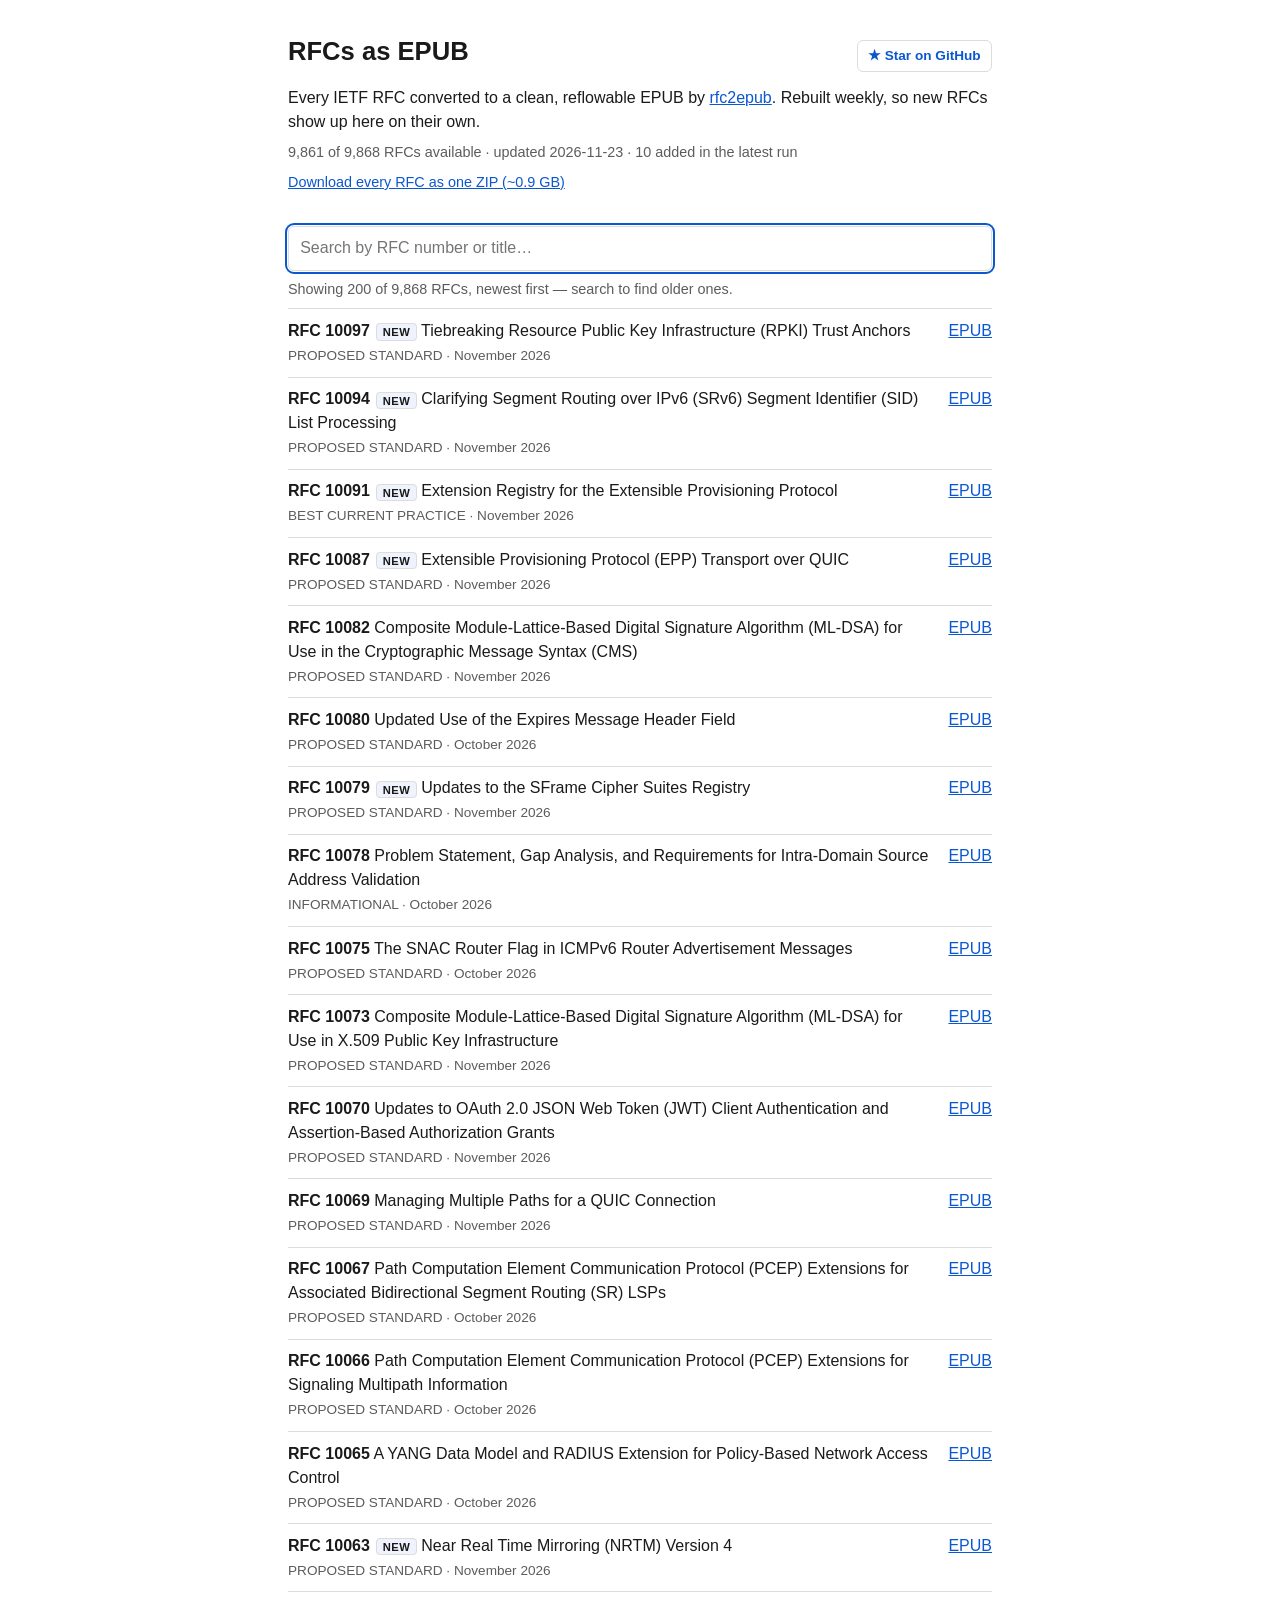
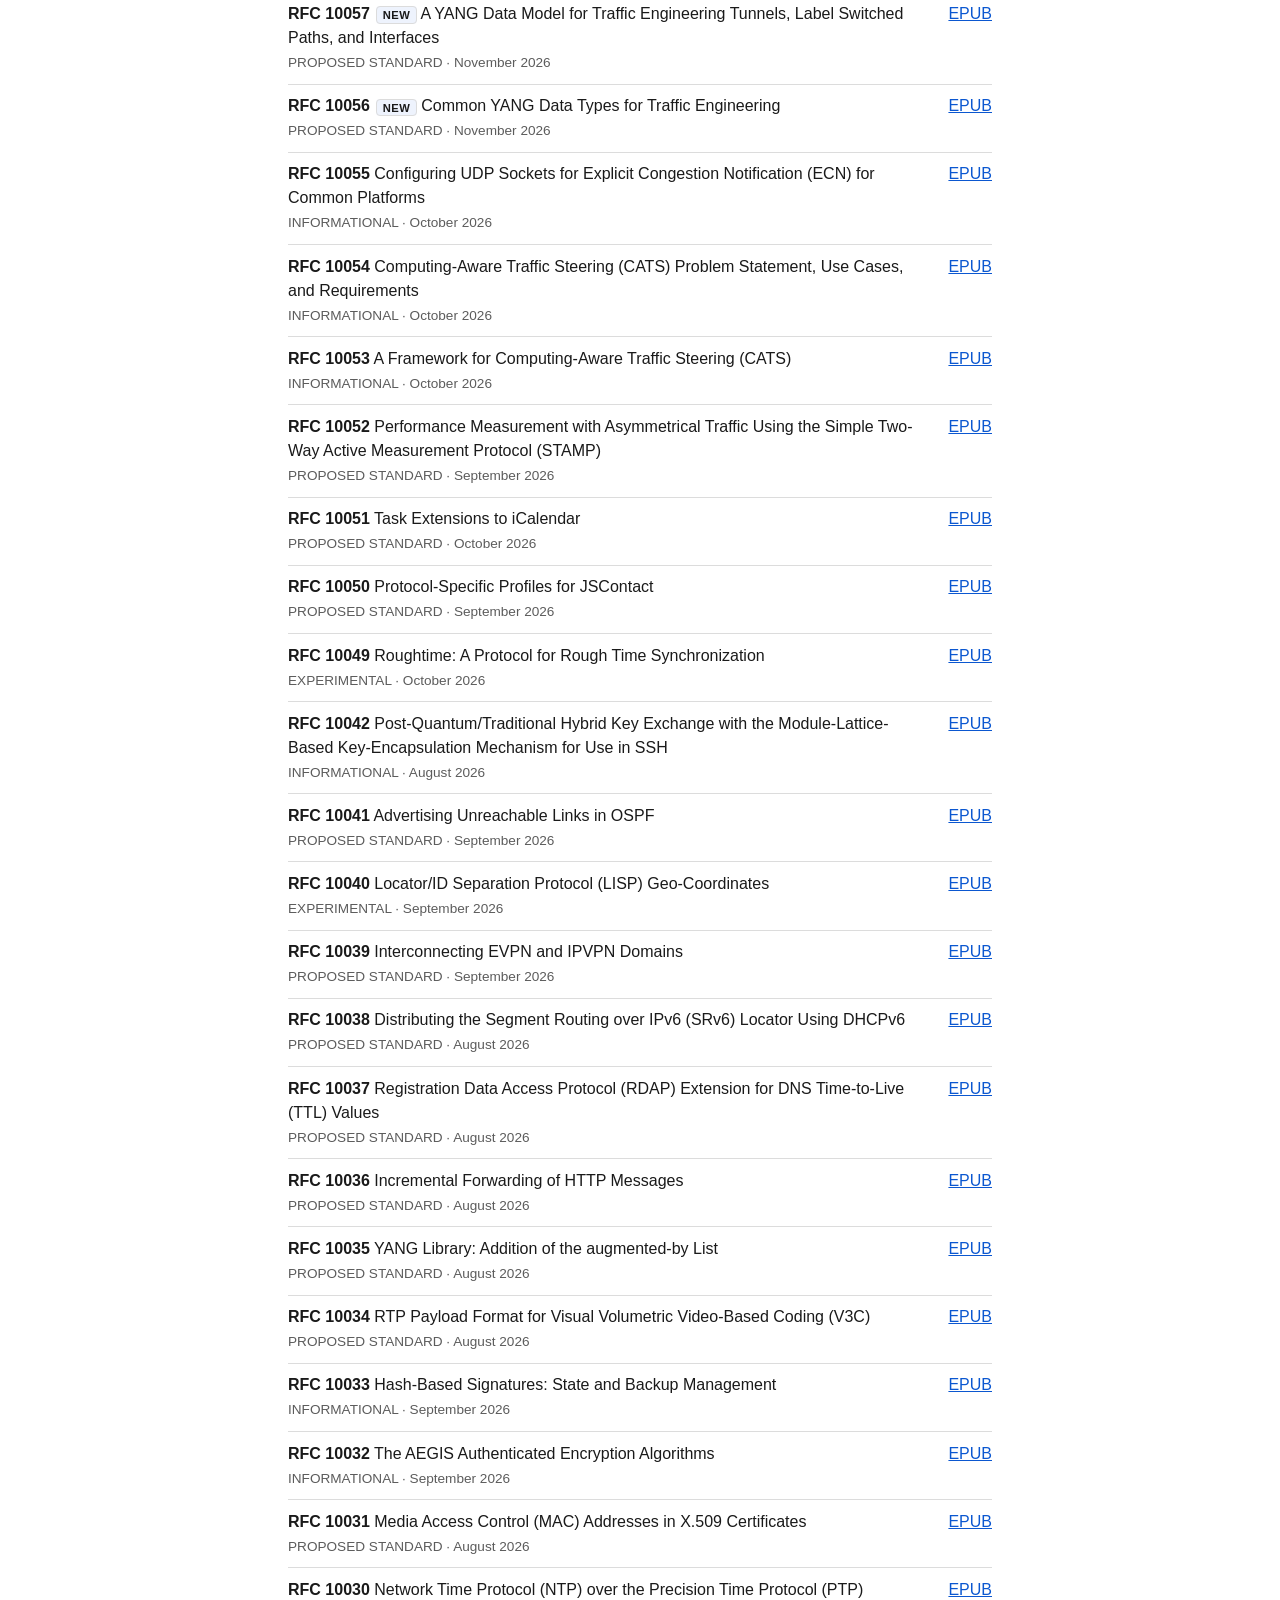
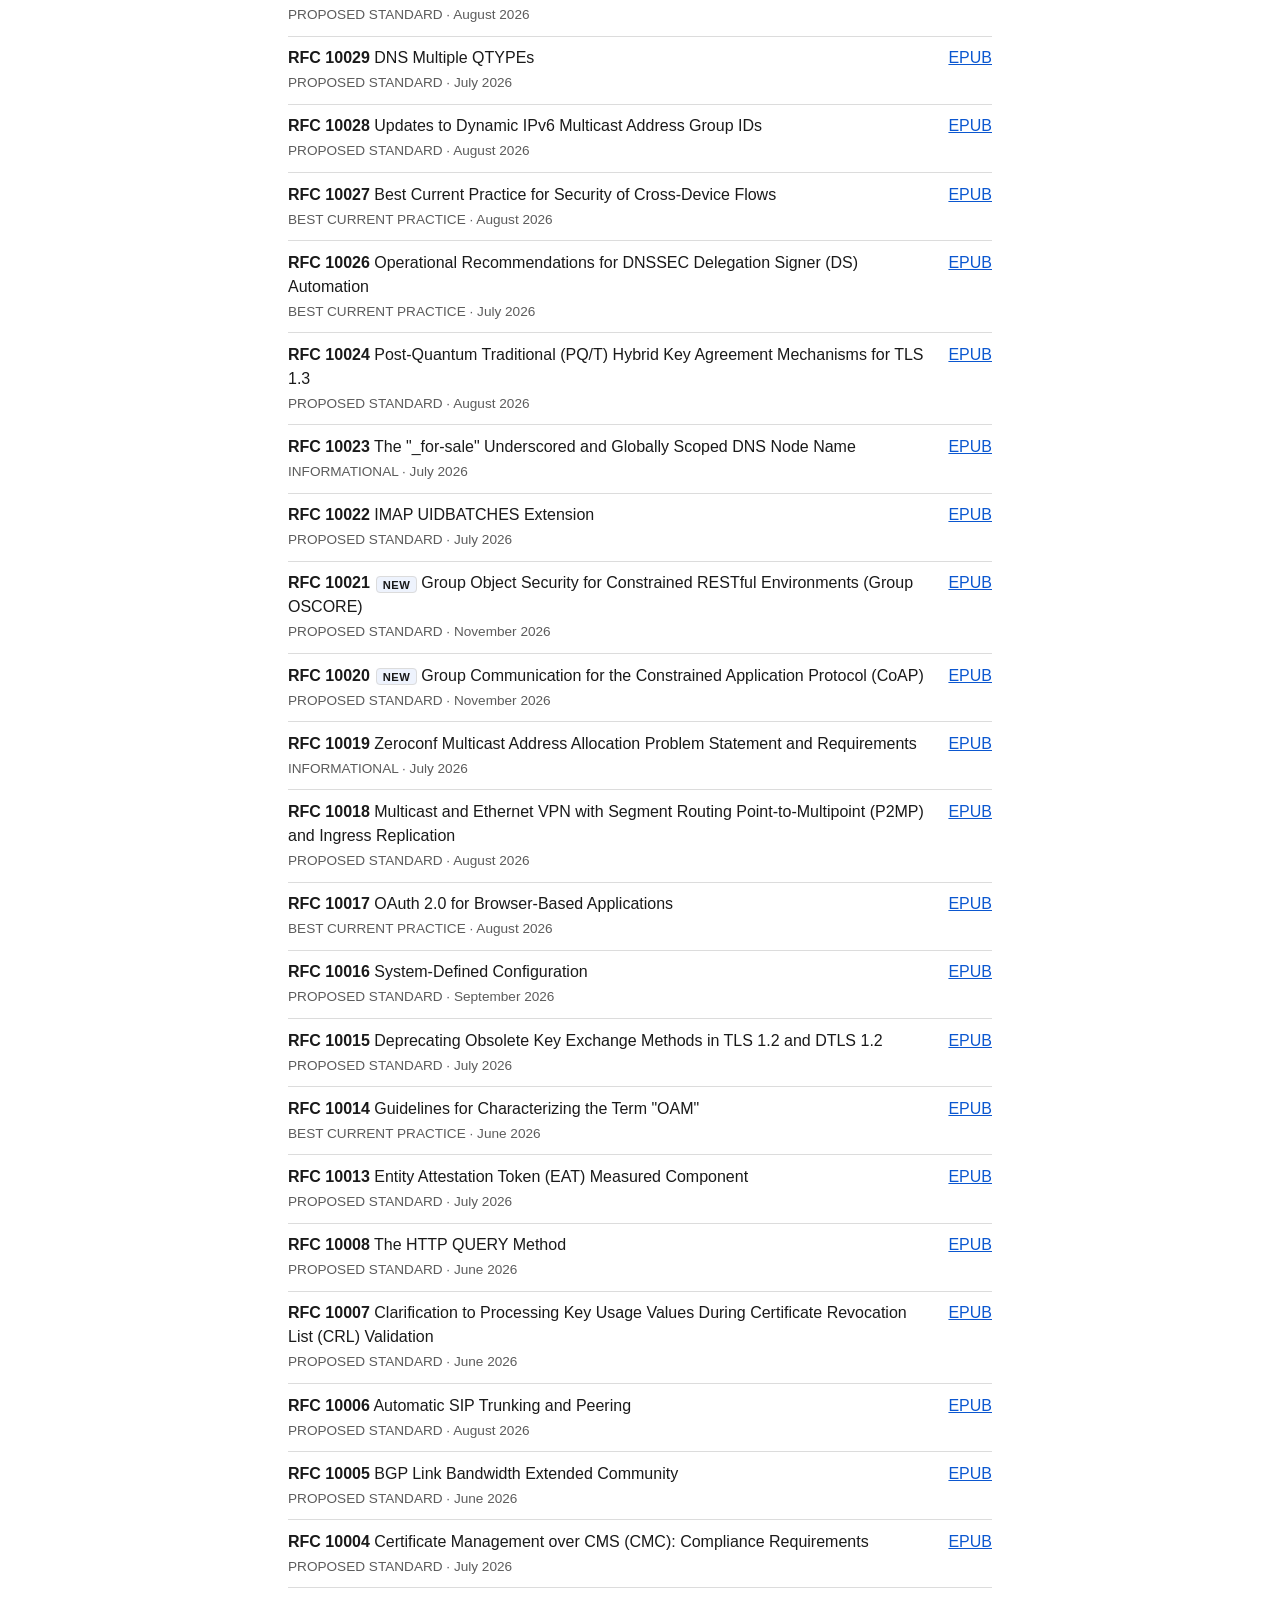
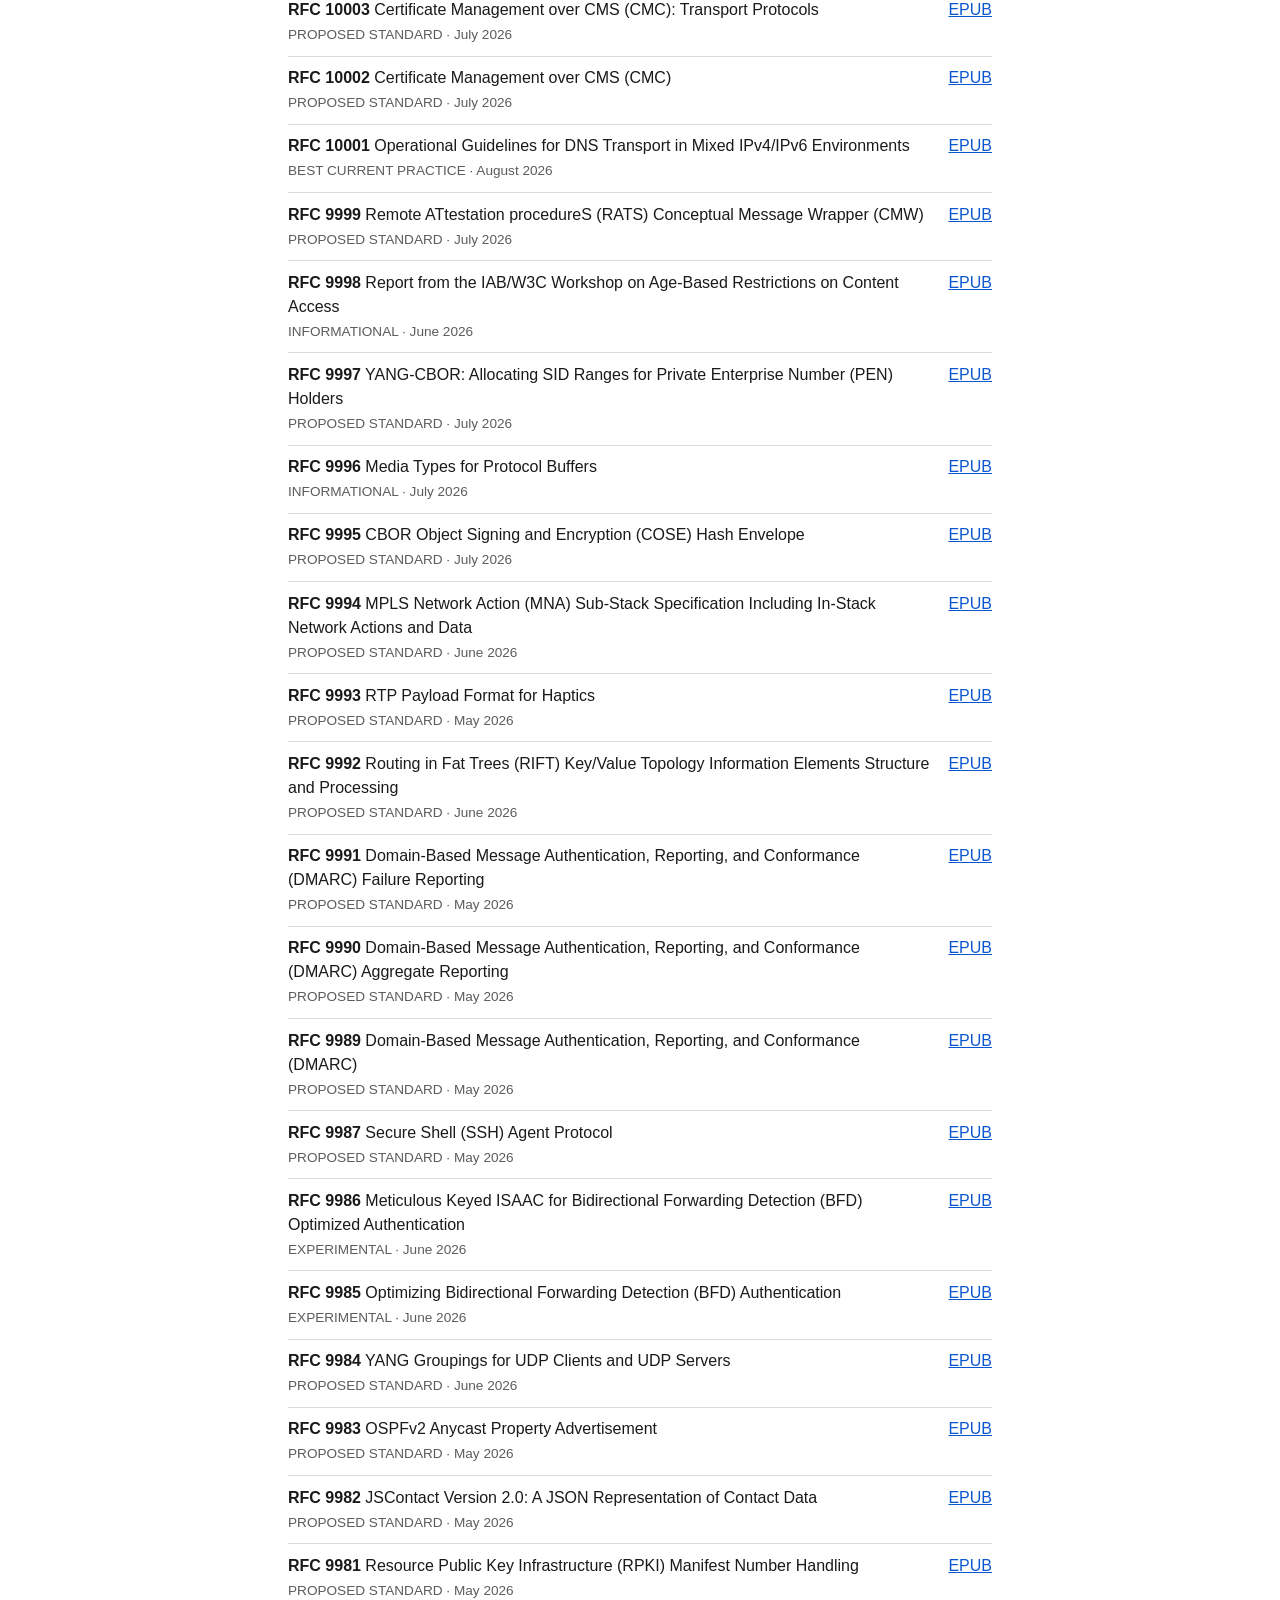
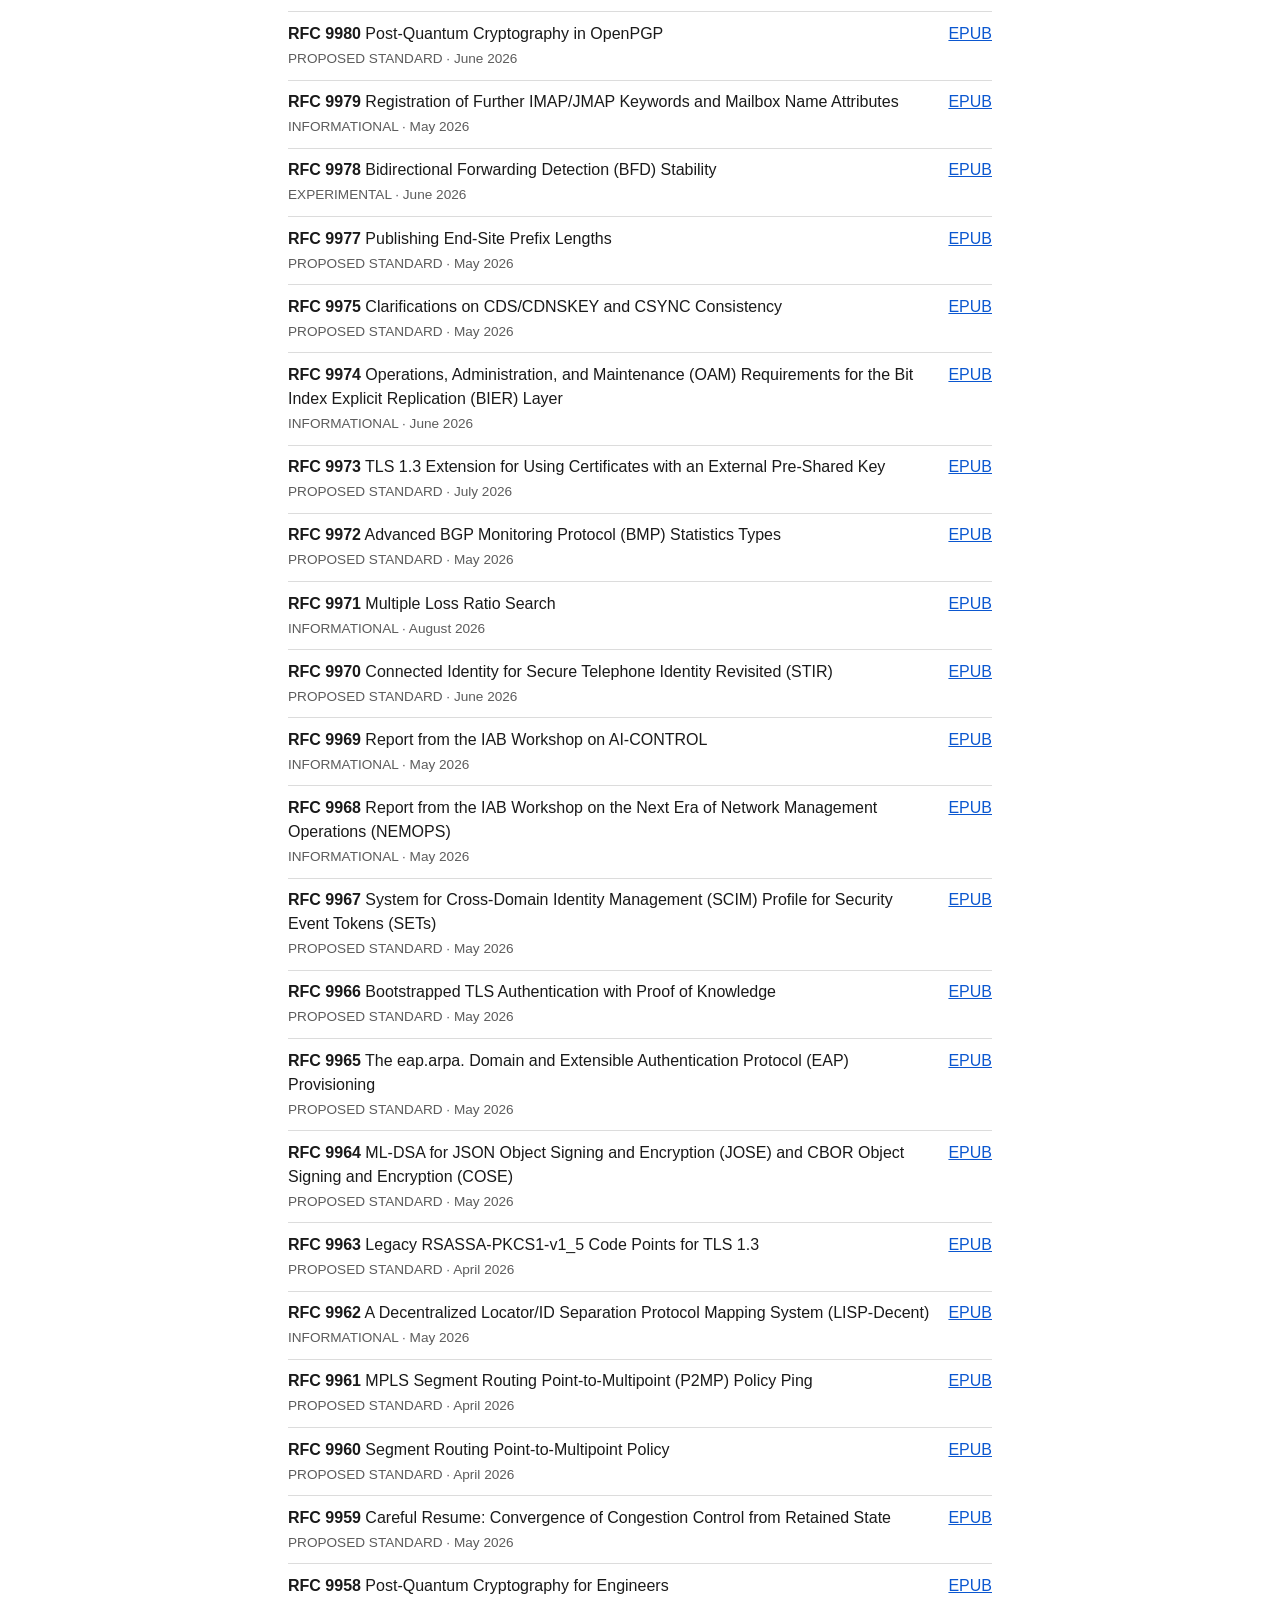
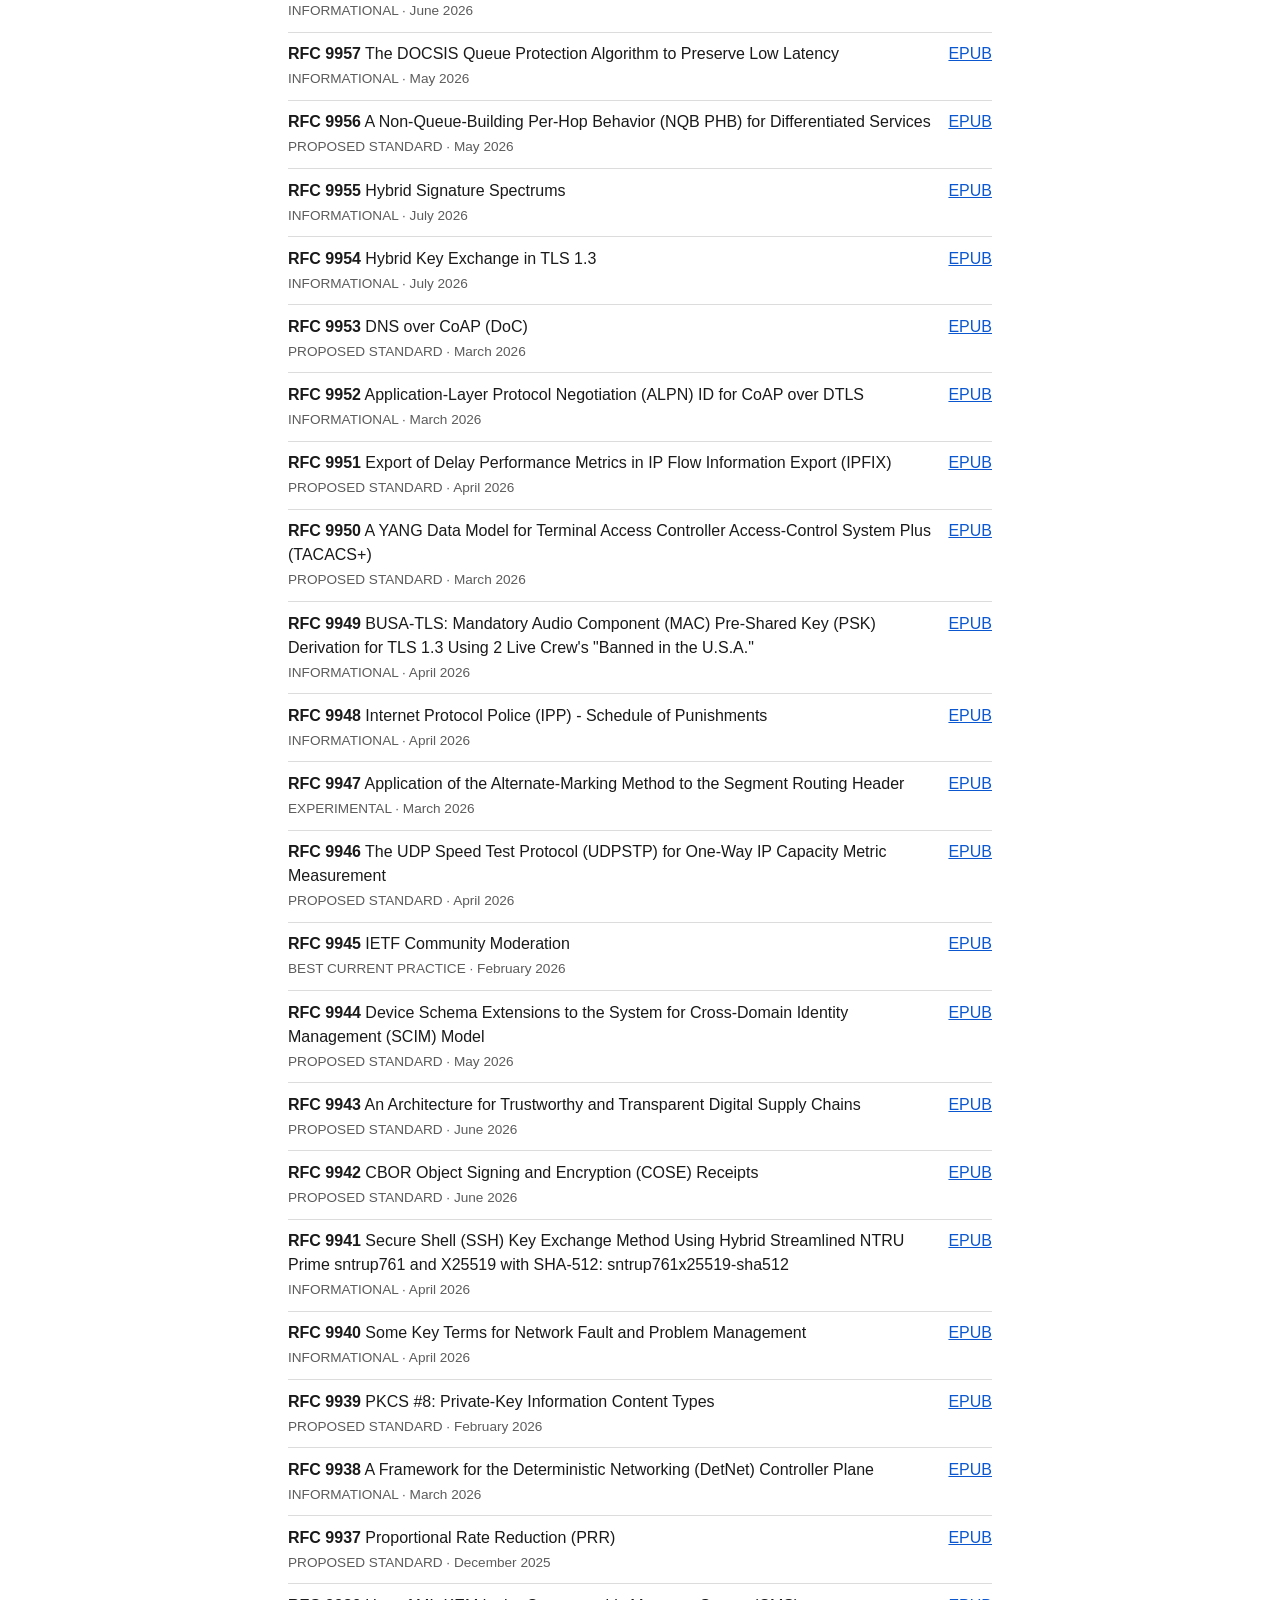
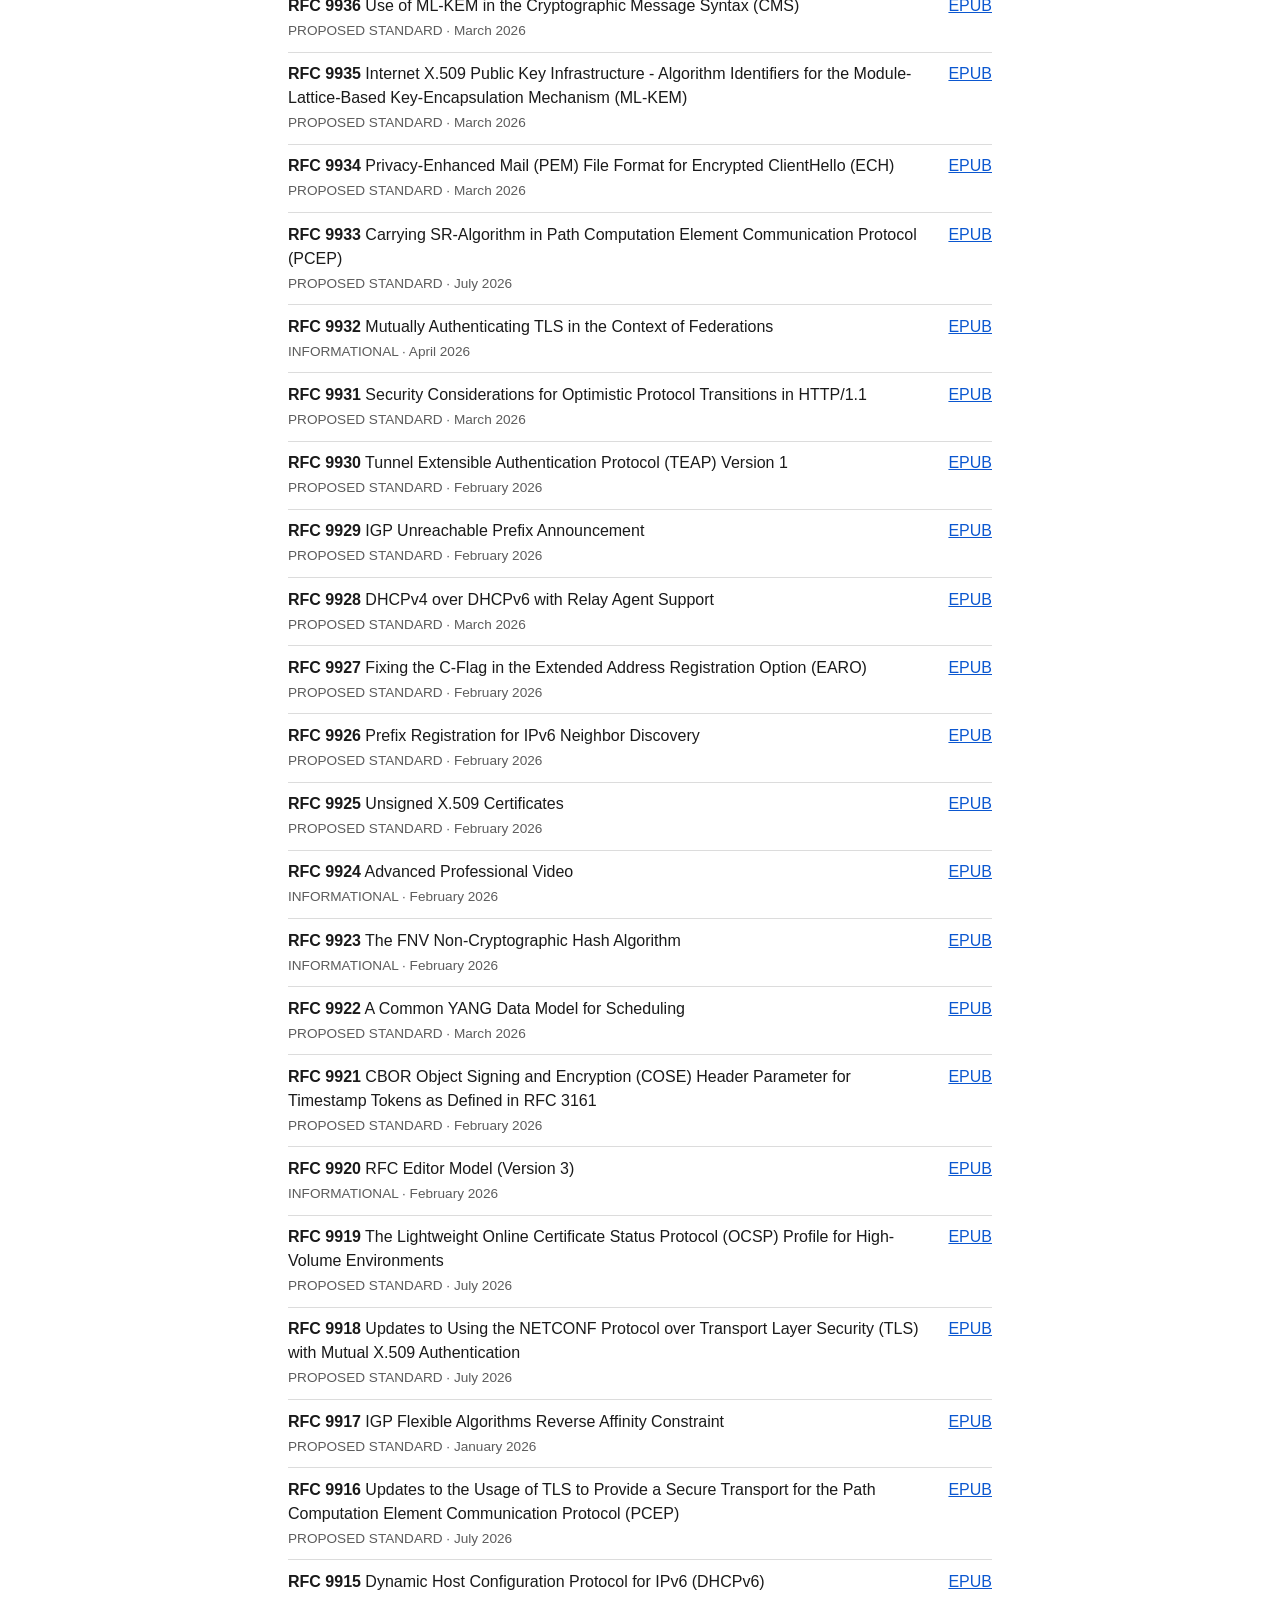
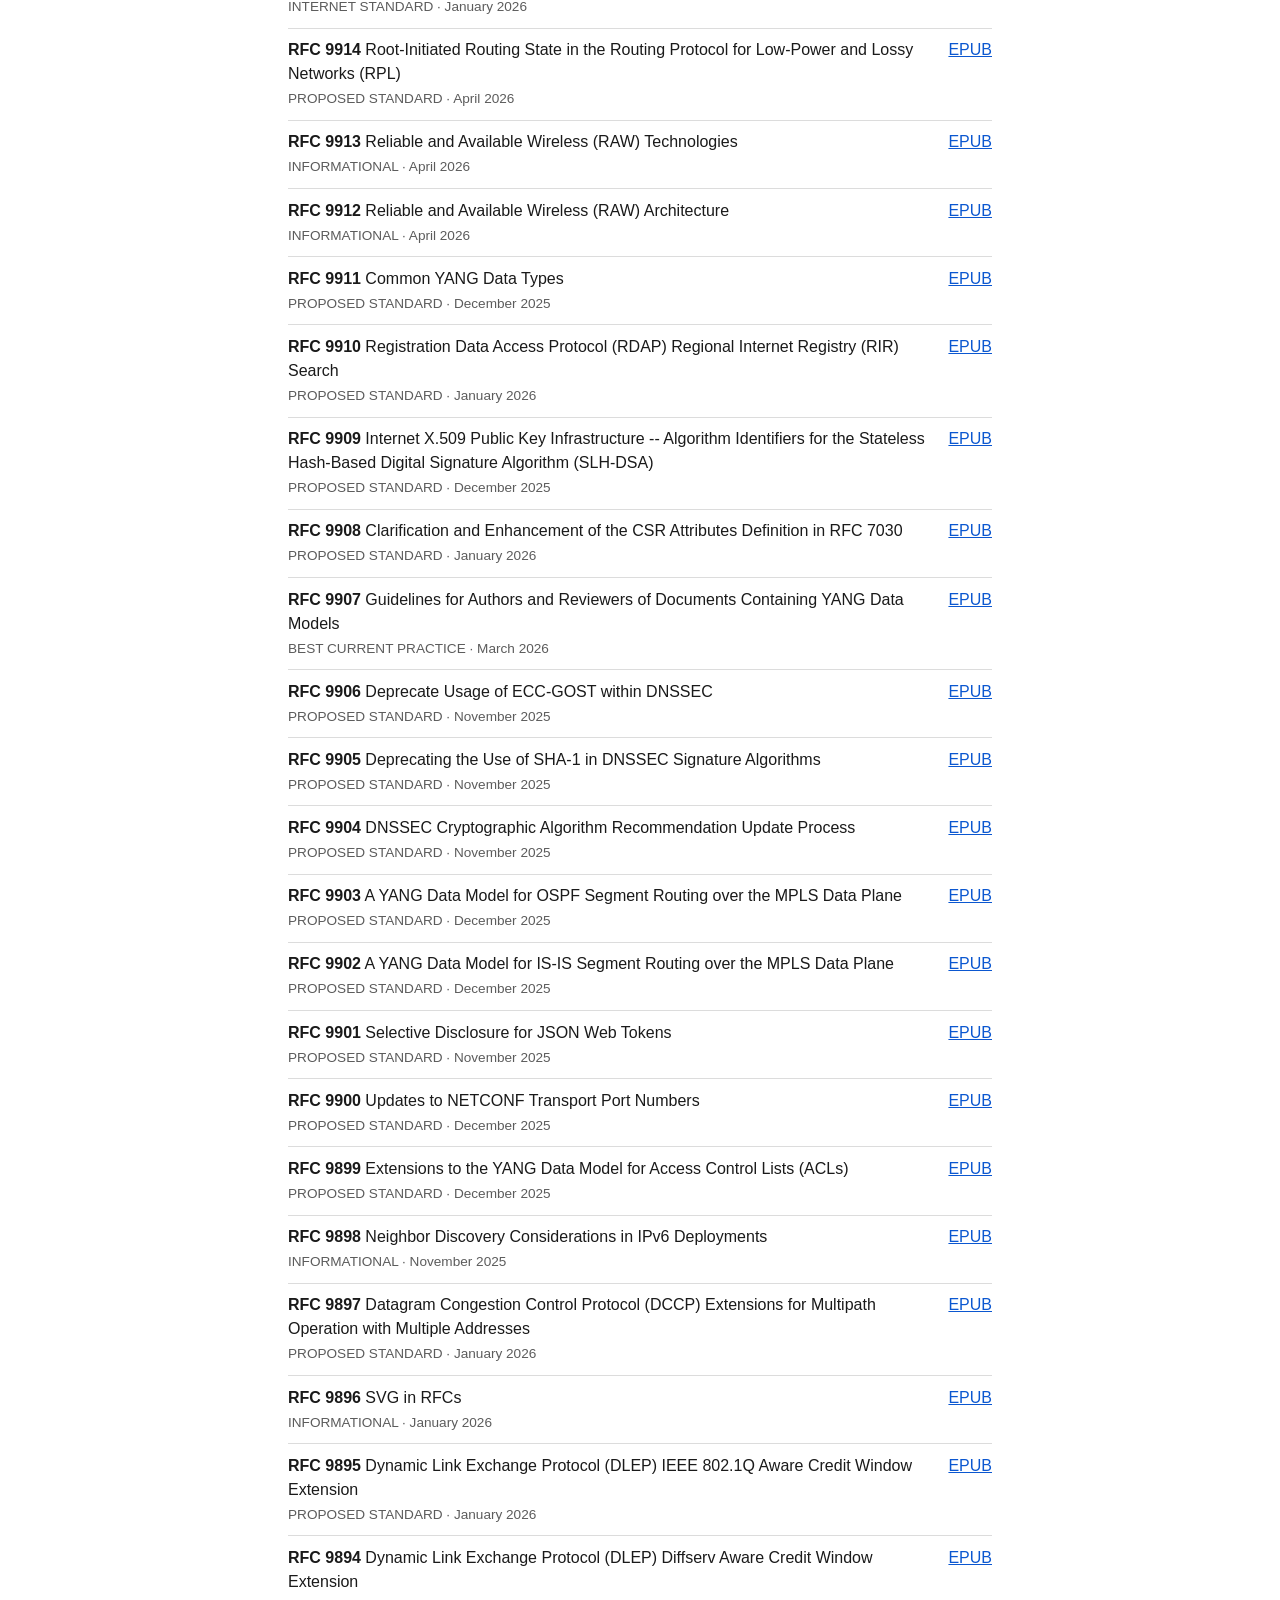
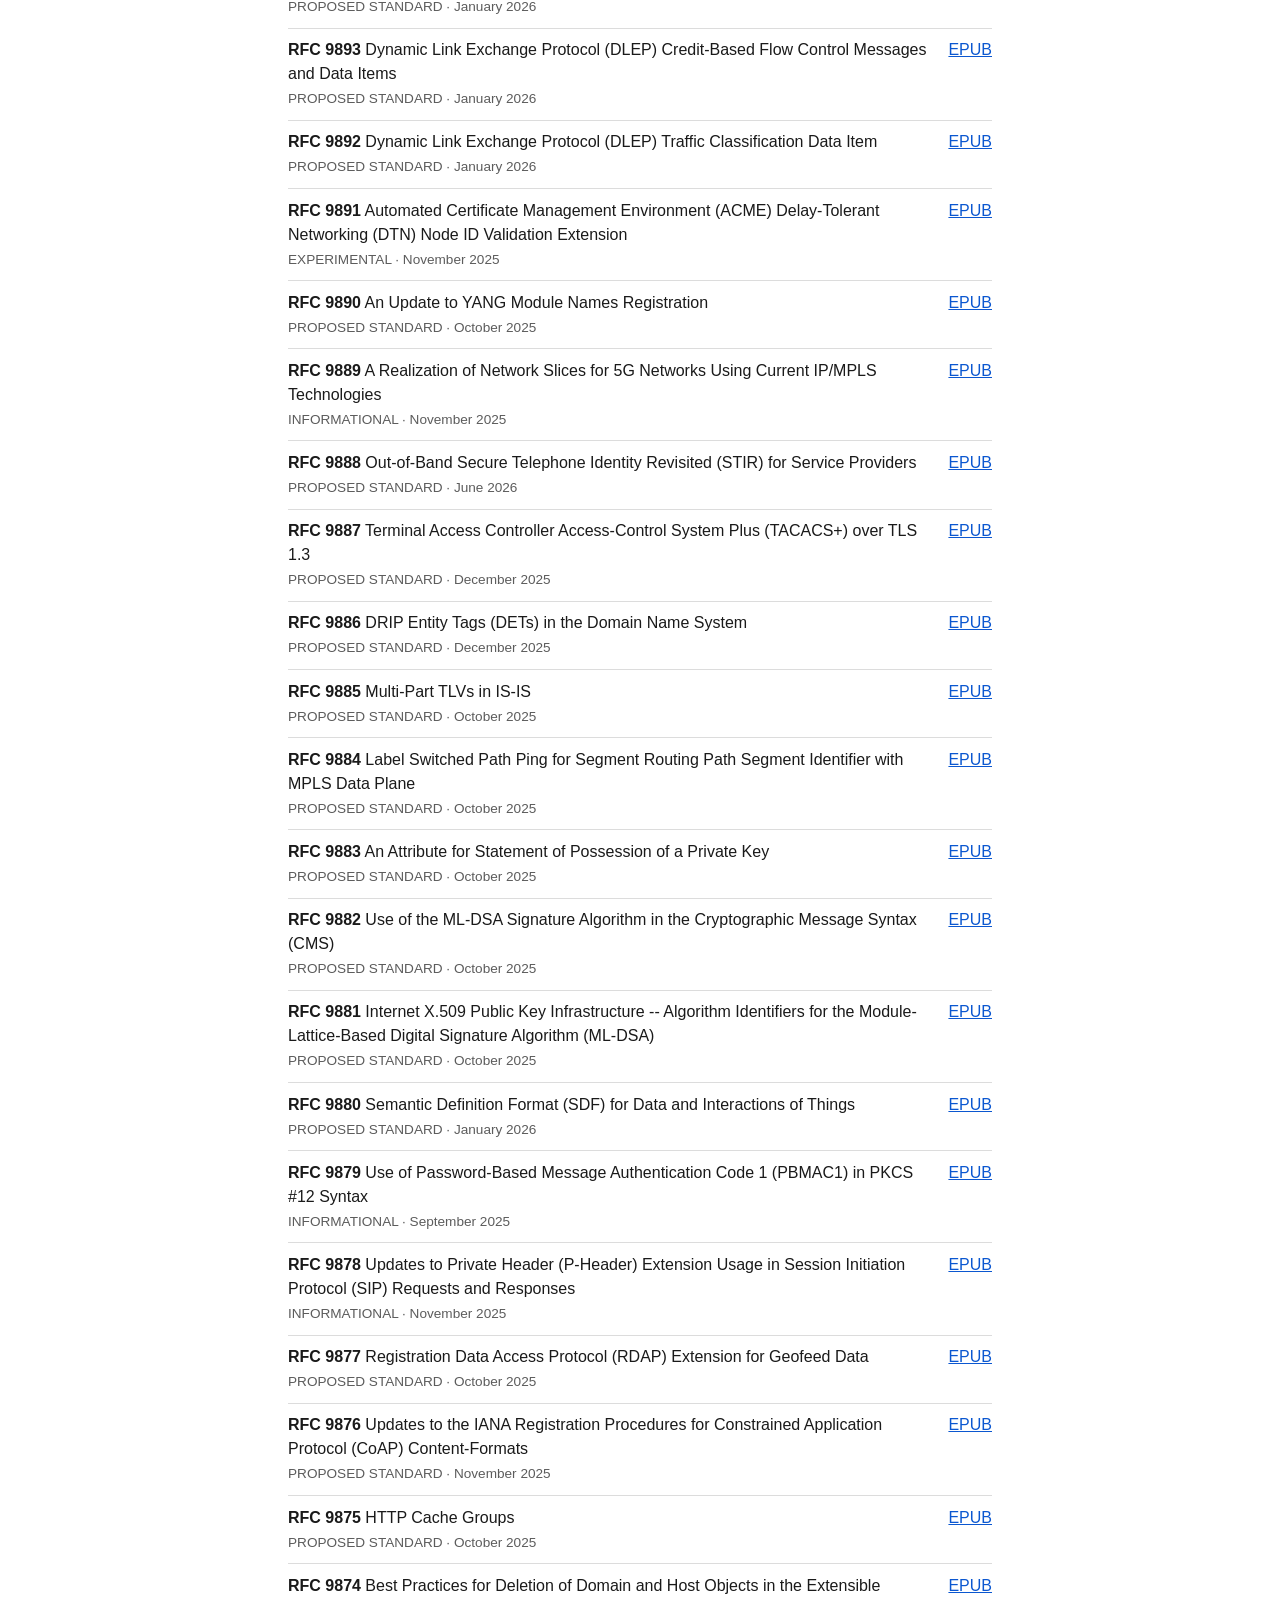
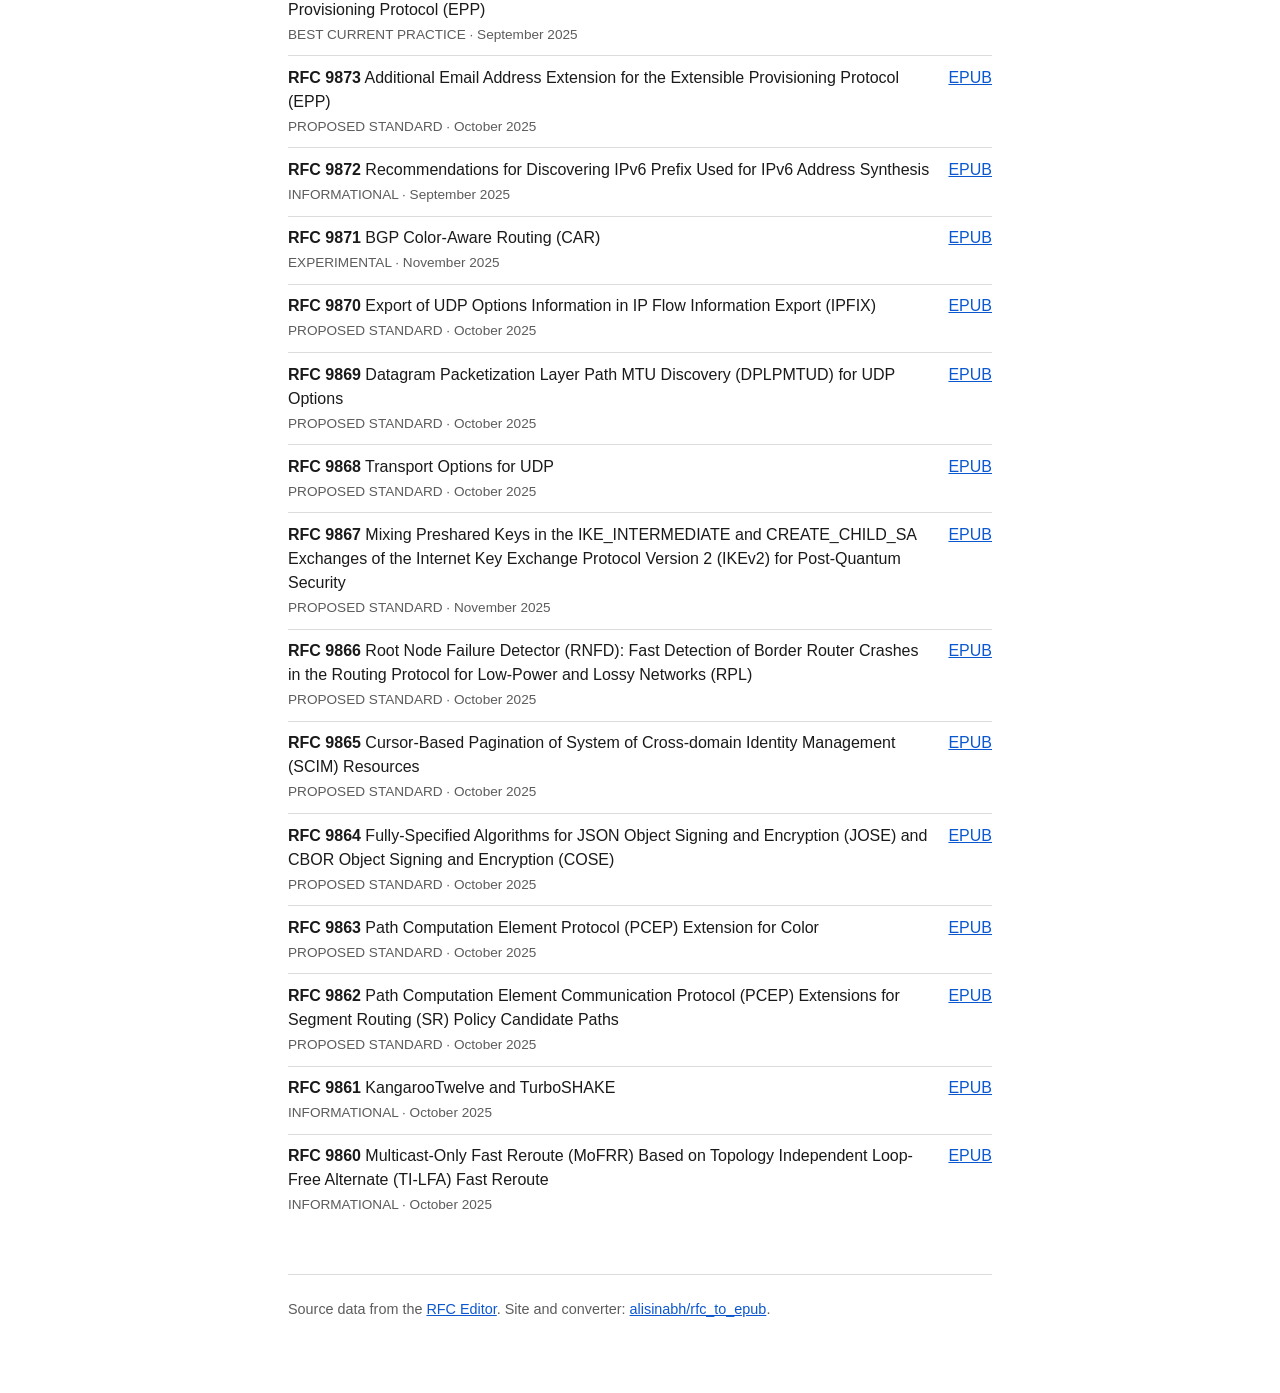
<file: index.html>
<!doctype html>
<html lang="en">
<head>
<meta charset="utf-8">
<meta name="viewport" content="width=device-width, initial-scale=1">
<title>RFCs as EPUB</title>
<meta name="description" content="Every IETF RFC as a clean, reflowable EPUB. Rebuilt weekly.">
<link rel="stylesheet" href="style.css">
</head>
<body>

<header>
  <div class="titlebar">
    <h1>RFCs as EPUB</h1>
    <a class="star" href="https://github.com/alisinabh/rfc_to_epub" rel="noopener">
      <span aria-hidden="true">★</span> Star on GitHub
    </a>
  </div>
  <p>
    Every IETF RFC converted to a clean, reflowable EPUB by
    <a href="https://github.com/alisinabh/rfc_to_epub">rfc2epub</a>.
    Rebuilt weekly, so new RFCs show up here on their own.
  </p>
  <p id="stats" class="muted">Loading&hellip;</p>
  <p class="muted">
    <a id="zip" href="#" hidden>Download every RFC as one ZIP (~0.9&nbsp;GB)</a>
  </p>
</header>

<main>
  <label for="q" class="visually-hidden">Search RFCs</label>
  <input id="q" type="search" placeholder="Search by RFC number or title…"
         autocomplete="off" autocapitalize="off" spellcheck="false" autofocus>
  <p id="count" class="muted" aria-live="polite"></p>
  <ul id="results"></ul>
</main>

<footer>
  <p class="muted">
    Source data from the <a href="https://www.rfc-editor.org/">RFC Editor</a>.
    Site and converter: <a href="https://github.com/alisinabh/rfc_to_epub">alisinabh/rfc_to_epub</a>.
  </p>
</footer>

<script src="app.js"></script>
</body>
</html>
</file>
<file: style.css>
:root {
  --fg: #1a1a1a;
  --bg: #ffffff;
  --muted: #5c5c5c;
  --line: #dcdcdc;
  --link: #0b57d0;
  --accent-bg: #eef3fd;
}

@media (prefers-color-scheme: dark) {
  :root {
    --fg: #e6e6e6;
    --bg: #16181c;
    --muted: #9aa0a6;
    --line: #33363b;
    --link: #8ab4f8;
    --accent-bg: #1e2430;
  }
}

* { box-sizing: border-box; }

body {
  font: 16px/1.5 -apple-system, BlinkMacSystemFont, "Segoe UI", Roboto, Helvetica, Arial, sans-serif;
  color: var(--fg);
  background: var(--bg);
  margin: 0 auto;
  padding: 2rem 1rem 4rem;
  max-width: 46rem;
}

h1 { font-size: 1.6rem; margin: 0 0 .5rem; }

/* Title and the repo link share a row, and wrap to two on narrow screens. */
.titlebar {
  display: flex;
  flex-wrap: wrap;
  gap: .5rem 1rem;
  align-items: baseline;
  justify-content: space-between;
}

/* A plain link rather than GitHub's button widget: that widget is a
   third-party iframe, and this page otherwise makes no external requests. */
.star {
  padding: .3rem .65rem;
  border: 1px solid var(--line);
  border-radius: 6px;
  text-decoration: none;
  font-size: .85rem;
  font-weight: 600;
  white-space: nowrap;
}
.star:hover { border-color: var(--link); background: var(--accent-bg); }
p { margin: .5rem 0; }
a { color: var(--link); }

.muted { color: var(--muted); font-size: .9rem; }
.visually-hidden {
  position: absolute; width: 1px; height: 1px;
  overflow: hidden; clip: rect(0 0 0 0); white-space: nowrap;
}

#q {
  width: 100%;
  padding: .6rem .7rem;
  margin-top: 1.5rem;
  font: inherit;
  color: var(--fg);
  background: var(--bg);
  border: 1px solid var(--line);
  border-radius: 6px;
}
#q:focus { outline: 2px solid var(--link); outline-offset: 1px; }

ul { list-style: none; margin: 0; padding: 0; }

li {
  display: flex;
  gap: 1rem;
  align-items: baseline;
  justify-content: space-between;
  padding: .6rem 0;
  border-top: 1px solid var(--line);
}

li .num { font-variant-numeric: tabular-nums; font-weight: 600; white-space: nowrap; }
li .meta { color: var(--muted); font-size: .85rem; }
li .dl { white-space: nowrap; }
li .none { color: var(--muted); font-size: .85rem; white-space: nowrap; }

.badge {
  font-size: .7rem;
  font-weight: 700;
  text-transform: uppercase;
  letter-spacing: .04em;
  padding: .1rem .35rem;
  border-radius: 4px;
  background: var(--accent-bg);
  border: 1px solid var(--line);
  margin-left: .4rem;
}

footer { margin-top: 3rem; border-top: 1px solid var(--line); padding-top: 1rem; }
</file>
